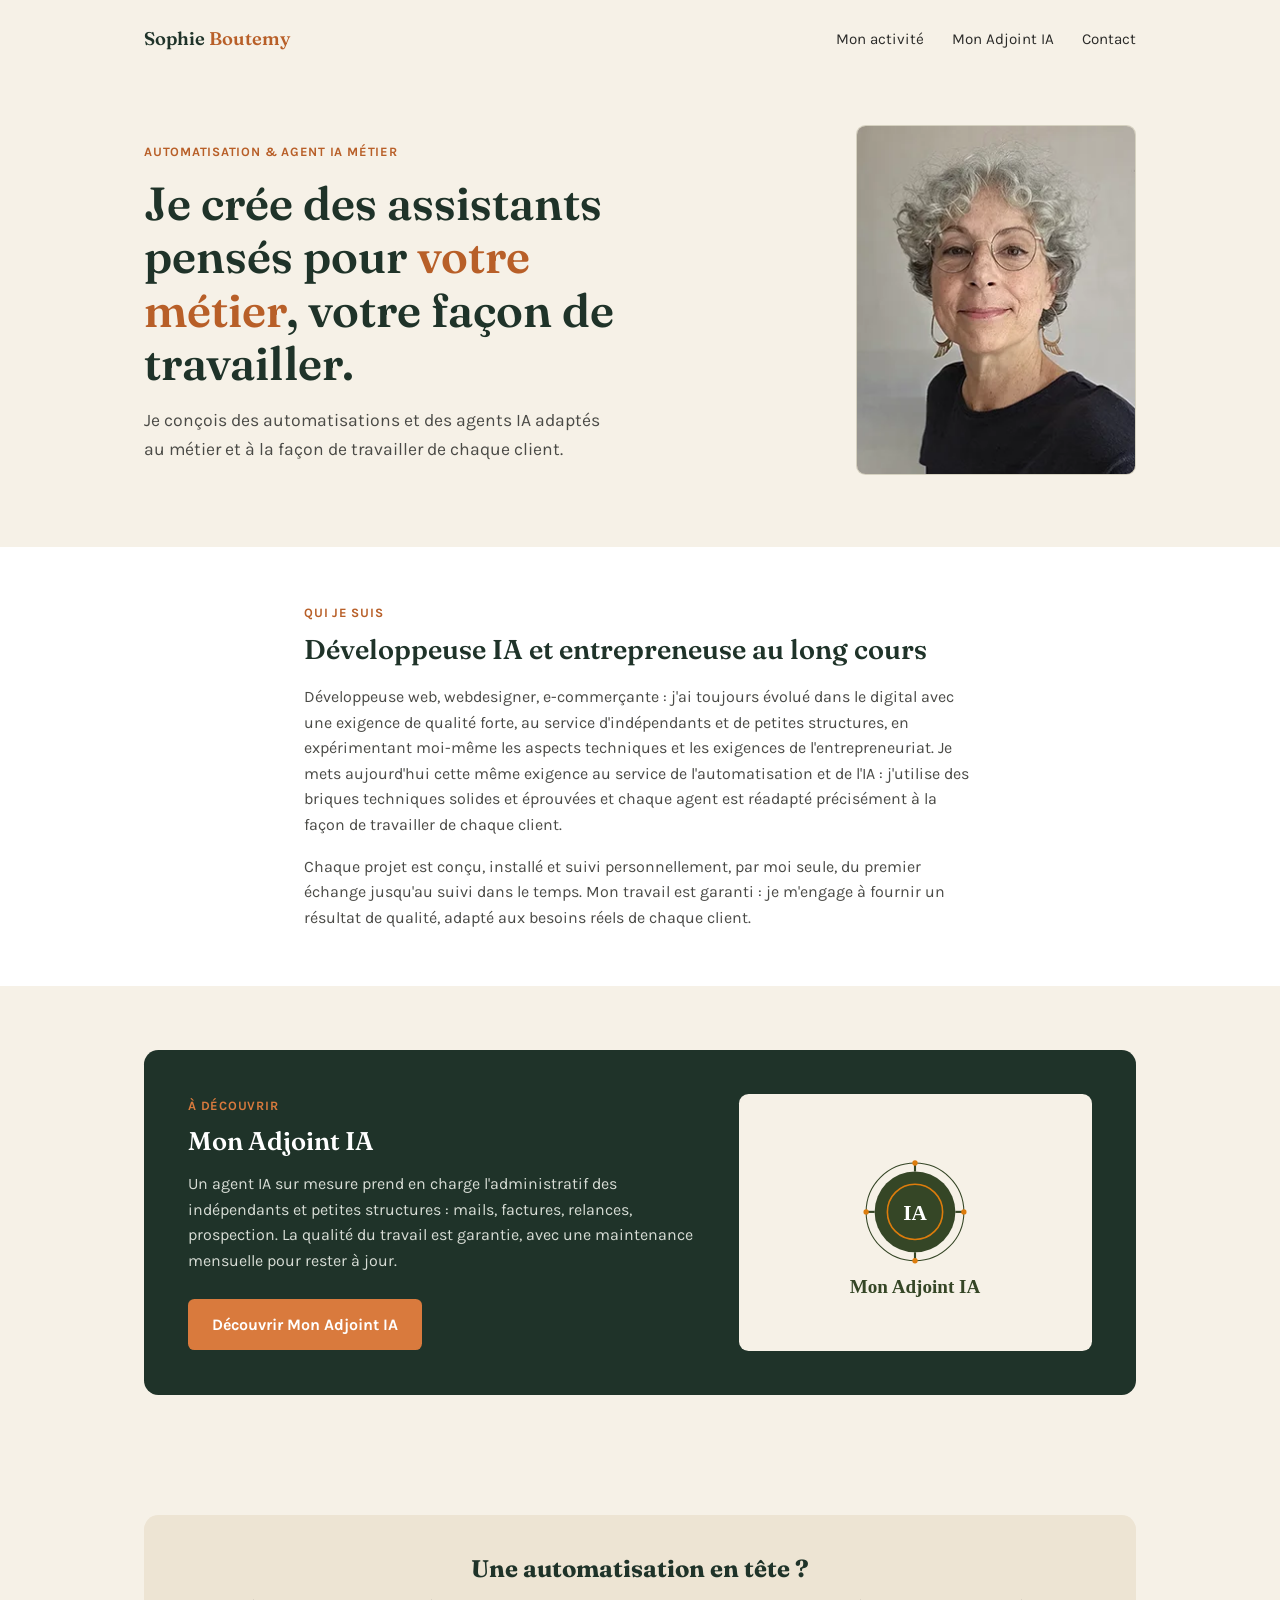
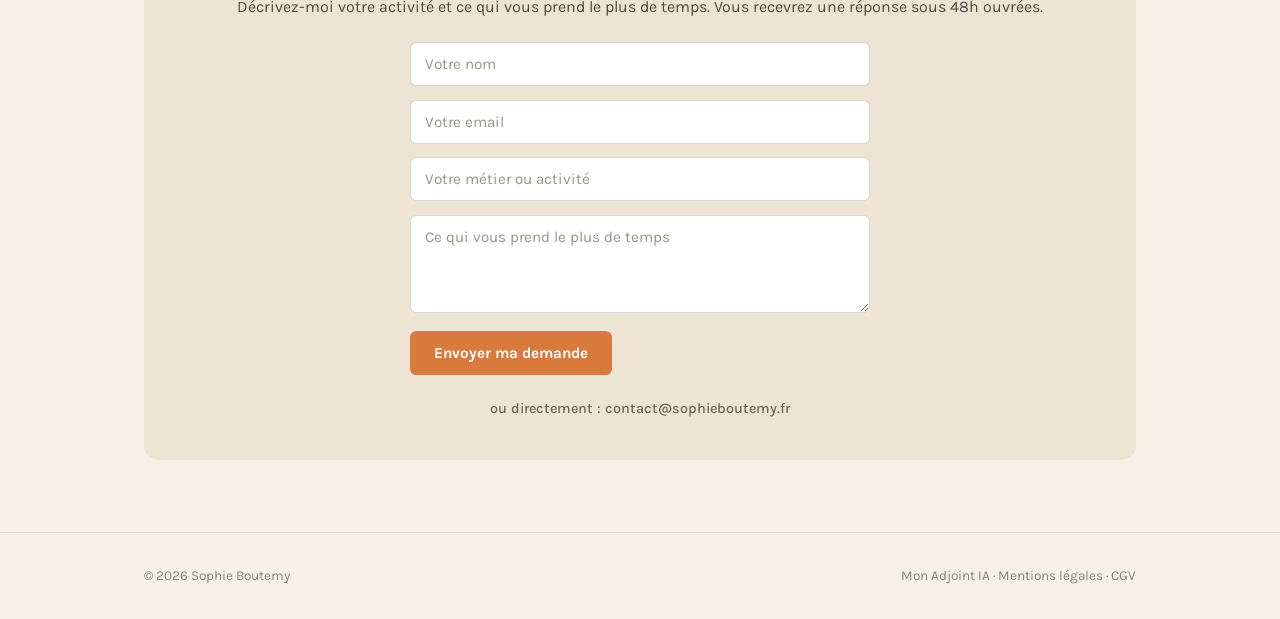
<file: index.html>
<!DOCTYPE html>
<html lang="fr">
<head>
<meta charset="UTF-8">
<meta name="viewport" content="width=device-width, initial-scale=1.0">
<title>Sophie Boutemy — Développeuse IA et entrepreneuse</title>
<meta name="description" content="Sophie Boutemy crée des automatisations et des agents métiers sur mesure pour indépendants et petites structures. Découvrez Mon Adjoint IA, sa réalisation phare.">
<link rel="preconnect" href="https://fonts.googleapis.com">
<link rel="preconnect" href="https://fonts.gstatic.com" crossorigin>
<link href="https://fonts.googleapis.com/css2?family=Fraunces:opsz,wght@9..144,500;9..144,600;9..144,700&family=Karla:wght@400;500;700&display=swap" rel="stylesheet">
<link rel="stylesheet" href="css/style.css?v=5">
</head>
<body>

<header class="site">
  <div class="wrap">
    <div class="brand">Sophie <span>Boutemy</span></div>
    <nav>
      <a href="#activite">Mon activité</a>
      <a href="#mon-adjoint-ia">Mon Adjoint IA</a>
      <a href="#contact">Contact</a>
    </nav>
  </div>
</header>

<section class="hero">
  <div class="wrap">
    <div>
      <span class="hero-eyebrow">Automatisation &amp; agent IA métier</span>
      <h1>Je crée des assistants pensés pour <span style="color: var(--color-orange-deep);">votre métier</span>, votre façon de travailler.</h1>
      <p class="lead">Je conçois des automatisations et des agents IA adaptés au métier et à la façon de travailler de chaque client.</p>
    </div>
    <div class="hero-photo-frame">
      <img src="assets/img/sophieboutemy.webp" alt="Portrait de Sophie Boutemy">
    </div>
  </div>
</section>

<section class="activity" id="activite">
  <div class="wrap">
    <span class="eyebrow">Qui je suis</span>
    <h2>Développeuse IA et entrepreneuse au long cours</h2>
    <p>Développeuse web, webdesigner, e-commerçante : j'ai toujours évolué dans le digital avec une exigence de qualité forte, au service d'indépendants et de petites structures, en expérimentant moi-même les aspects techniques et les exigences de l'entrepreneuriat. Je mets aujourd'hui cette même exigence au service de l'automatisation et de l'IA : j'utilise des briques techniques solides et éprouvées et chaque agent est réadapté précisément à la façon de travailler de chaque client.</p>
    <p>Chaque projet est conçu, installé et suivi personnellement, par moi seule, du premier échange jusqu'au suivi dans le temps. Mon travail est garanti : je m'engage à fournir un résultat de qualité, adapté aux besoins réels de chaque client.</p>
  </div>
</section>

<section class="featured" id="mon-adjoint-ia">
  <div class="wrap">
    <div class="featured-card">
      <div>
        <span class="eyebrow">À découvrir</span>
        <h3>Mon Adjoint IA</h3>
        <p>Un agent IA sur mesure prend en charge l'administratif des indépendants et petites structures : mails, factures, relances, prospection. La qualité du travail est garantie, avec une maintenance mensuelle pour rester à jour.</p>
        <a class="btn-orange" href="https://mon-adjoint-ia.fr">Découvrir Mon Adjoint IA</a>
      </div>
      <div class="featured-visual logo-display">
        <svg width="170" height="225" viewBox="-80 -80 160 180" xmlns="http://www.w3.org/2000/svg" role="img" aria-label="Logo Mon Adjoint IA">
          <circle cx="0" cy="0" r="46" fill="none" stroke="#354626" stroke-width="1"/>
          <circle cx="0" cy="0" r="38" fill="#354626"/>
          <line x1="-46" y1="0" x2="-38" y2="0" stroke="#354626" stroke-width="2"/>
          <line x1="38" y1="0" x2="46" y2="0" stroke="#354626" stroke-width="2"/>
          <line x1="0" y1="-46" x2="0" y2="-38" stroke="#354626" stroke-width="2"/>
          <line x1="0" y1="38" x2="0" y2="46" stroke="#354626" stroke-width="2"/>
          <circle cx="-46" cy="0" r="2.5" fill="#DD7C0C"/>
          <circle cx="46" cy="0" r="2.5" fill="#DD7C0C"/>
          <circle cx="0" cy="-46" r="2.5" fill="#DD7C0C"/>
          <circle cx="0" cy="46" r="2.5" fill="#DD7C0C"/>
          <circle cx="0" cy="0" r="26" fill="none" stroke="#DD7C0C" stroke-width="1.5"/>
          <text x="0" y="8" font-family="Georgia, serif" font-size="20" font-weight="700" fill="#FFFFFF" text-anchor="middle">IA</text>
          <text x="0" y="76" font-family="Georgia, serif" font-size="18" font-weight="700" fill="#354626" text-anchor="middle">Mon Adjoint IA</text>
        </svg>
      </div>
    </div>
  </div>
</section>

<section class="contact-block" id="contact">
  <div class="wrap">
    <div class="contact-card">
      <h2>Une automatisation en tête ?</h2>
      <p>Décrivez-moi votre activité et ce qui vous prend le plus de temps. Vous recevrez une réponse sous 48h ouvrées.</p>
      <form class="contact-form" action="#" method="post">
        <input type="text" name="nom" placeholder="Votre nom" required>
        <input type="email" name="email" placeholder="Votre email" required>
        <input type="text" name="activite" placeholder="Votre métier ou activité">
        <textarea name="message" placeholder="Ce qui vous prend le plus de temps" rows="4"></textarea>
        <button type="submit" class="btn-orange">Envoyer ma demande</button>
      </form>
      <span class="email">ou directement : contact@sophieboutemy.fr</span>
    </div>
  </div>
</section>

<footer class="site">
  <div class="wrap">
    <span>© 2026 Sophie Boutemy</span>
    <span>
      <a href="https://mon-adjoint-ia.fr">Mon Adjoint IA</a> ·
      <a href="mentions-legales.html">Mentions légales</a> ·
      <a href="cgv.html">CGV</a>
    </span>
  </div>
</footer>

</body>
</html>
</file>
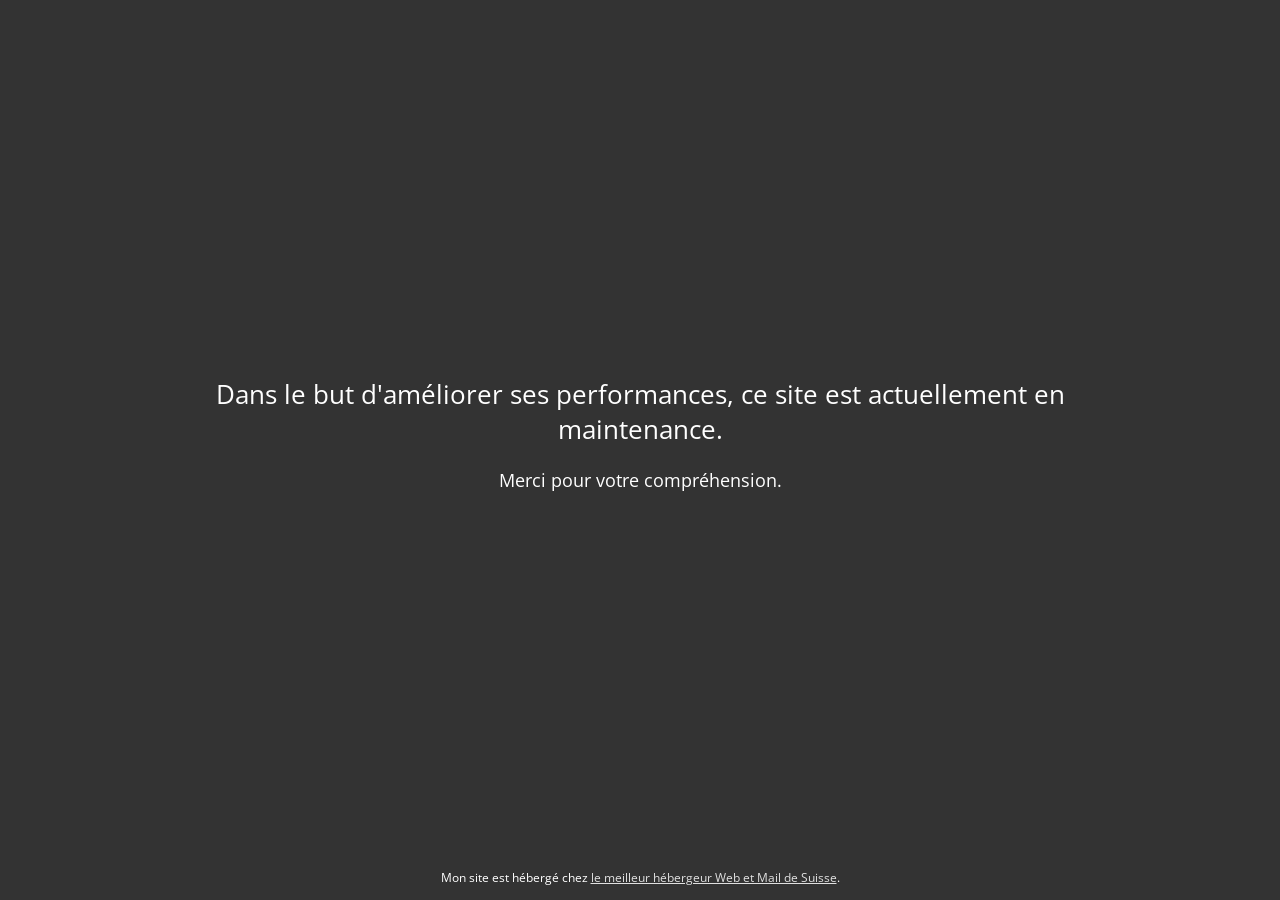
<file: .infomaniak-maintenance.html>
<!DOCTYPE html>
<html lang="fr">
<head>
<meta charset="UTF-8">
<title>Site en maintenance</title>
<meta name="description" content="">
<meta name="generator" content="hosting-page-builder">
<meta name="viewport" content="width=device-width, initial-scale=1">
<meta name="og:url" content="http://xu1i5pcdsxw.preview.infomaniak.website/.infomaniak-maintenance.html">
<meta name="og:locale" content="fr">
<meta name="og:type" content="website">
<meta name="og:title" content="Site en maintenance">
<meta name="og:description" content="">
<meta name="og:updated_time" content="1781754334">
<link rel="stylesheet" href="https://assets.storage.infomaniak.com/fonts/font-awesome/4.3.0/css/font-awesome.min.css">
<link rel="stylesheet" href="https://fonts.googleapis.com/css?family=Open Sans">
<style>
html,body{height:100%;padding:0;margin:0}.page{position:relative;display:table;table-layout:fixed;width:100%;height:100%;line-height:normal;text-align:center;font-family:Open Sans, sans-serif;font-size:1.1em;color:#fff;background-color:#f0f0f0;background-size:cover;background-position:50% 50%;background-repeat:no-repeat;background-attachment:fixed}h1,h2,h3,h4,h5{line-height:1.3;font-weight:normal}.bg-position-top{background-position:50% 0}.bg-position-middle{background-position:50% 50%}.bg-position-bottom{background-position:50% 100%}.page:before{content:"";position:absolute;top:0;left:0;bottom:0;right:0;filter:alpha(opacity=40);-ms-filter:"progid:DXImageTransform.Microsoft.Alpha(Opacity=40)";opacity:0.4}img{max-width:100%;width:auto\9;height:auto}a,a:link{color:inherit;filter:alpha(opacity=85);-ms-filter:"progid:DXImageTransform.Microsoft.Alpha(Opacity=85)";opacity:0.85}a:hover,a:focus,a:active{filter:alpha(opacity=100);-ms-filter:"progid:DXImageTransform.Microsoft.Alpha(Opacity=100)";opacity:1;-webkit-transition:all .3s ease-in-out;transition:all .3s ease-in-out}ul,ol{display:inline-block;text-align:left;max-width:50%}.container{position:relative;display:table-cell;width:100%;vertical-align:middle;padding:1em 2em;z-index:1}.content{max-width:900px;margin:0 auto}.social-links:empty{outline:1px solid yellow}.social-links{padding:1em 0;vertical-align:middle}.social-links a{padding:0 0.3em;line-height:normal}.hosting-info{position:absolute;display:block;bottom:0;left:0;right:0;padding:1em;font-size:0.8em}.hosting-info p{margin:0;padding:0;font-size:12px}.overlay-dark{background-color:#333}.overlay-dark:before{background-color:#333}.overlay-bright{background-color:white}.overlay-bright:before{background-color:white;filter:alpha(opacity=70);-ms-filter:"progid:DXImageTransform.Microsoft.Alpha(Opacity=70)";opacity:0.7}@media screen{.page[class]{background-image:url("https://assets.storage.infomaniak.website/images/background/et/15-medium.jpg")}}body.debug:after{content:"default";position:fixed;left:0;bottom:0;background-color:white;color:black;padding:0.5em;font-size:10px;text-transform:uppercase}@media screen and (max-width: 640px){body.debug:after{content:"small"}h1{font-size:2em}ul,ol{max-width:none}.page{min-width:300px}.page .container{padding:3em}.page,.page[class]{background-image:url("https://assets.storage.infomaniak.website/images/background/et/15-small.jpg")}}@media screen and (min-width: 641px) and (max-width: 1199px),(min-height:500px) and (max-height: 1199px){body.debug:after{content:"medium"}.page,.page[class]{background-image:url("https://assets.storage.infomaniak.website/images/background/et/15-medium.jpg")}}@media screen and (min-width: 1200px){body.debug:after{content:"large"}.page,.page[class]{background-image:url("https://assets.storage.infomaniak.website/images/background/et/15-large.jpg")}}.page .fallback-bg{display:none}.ie8 .page .fallback-bg{display:block;position:absolute;top:0;left:0;right:0;bottom:0;width:100%;height:100%;max-width:inherit;z-index:0}
</style>
</head>
<body>
<div id="page" class="page  overlay-dark bg-position-middle">
<div class="container">
<div class="content"><h2>Dans le but d'améliorer ses performances, ce site est actuellement en maintenance.</h2><p>Merci pour votre compréhension.</p></div>
<div class="social-links">
</div>
<div class="hosting-info">
<p>Mon site est hébergé chez <a href="https://www.infomaniak.com/fr/hebergement" target="_blank">le meilleur hébergeur Web et Mail de Suisse</a>.</p>
</div>
</div>
</div>
</body>
</html>
</file>
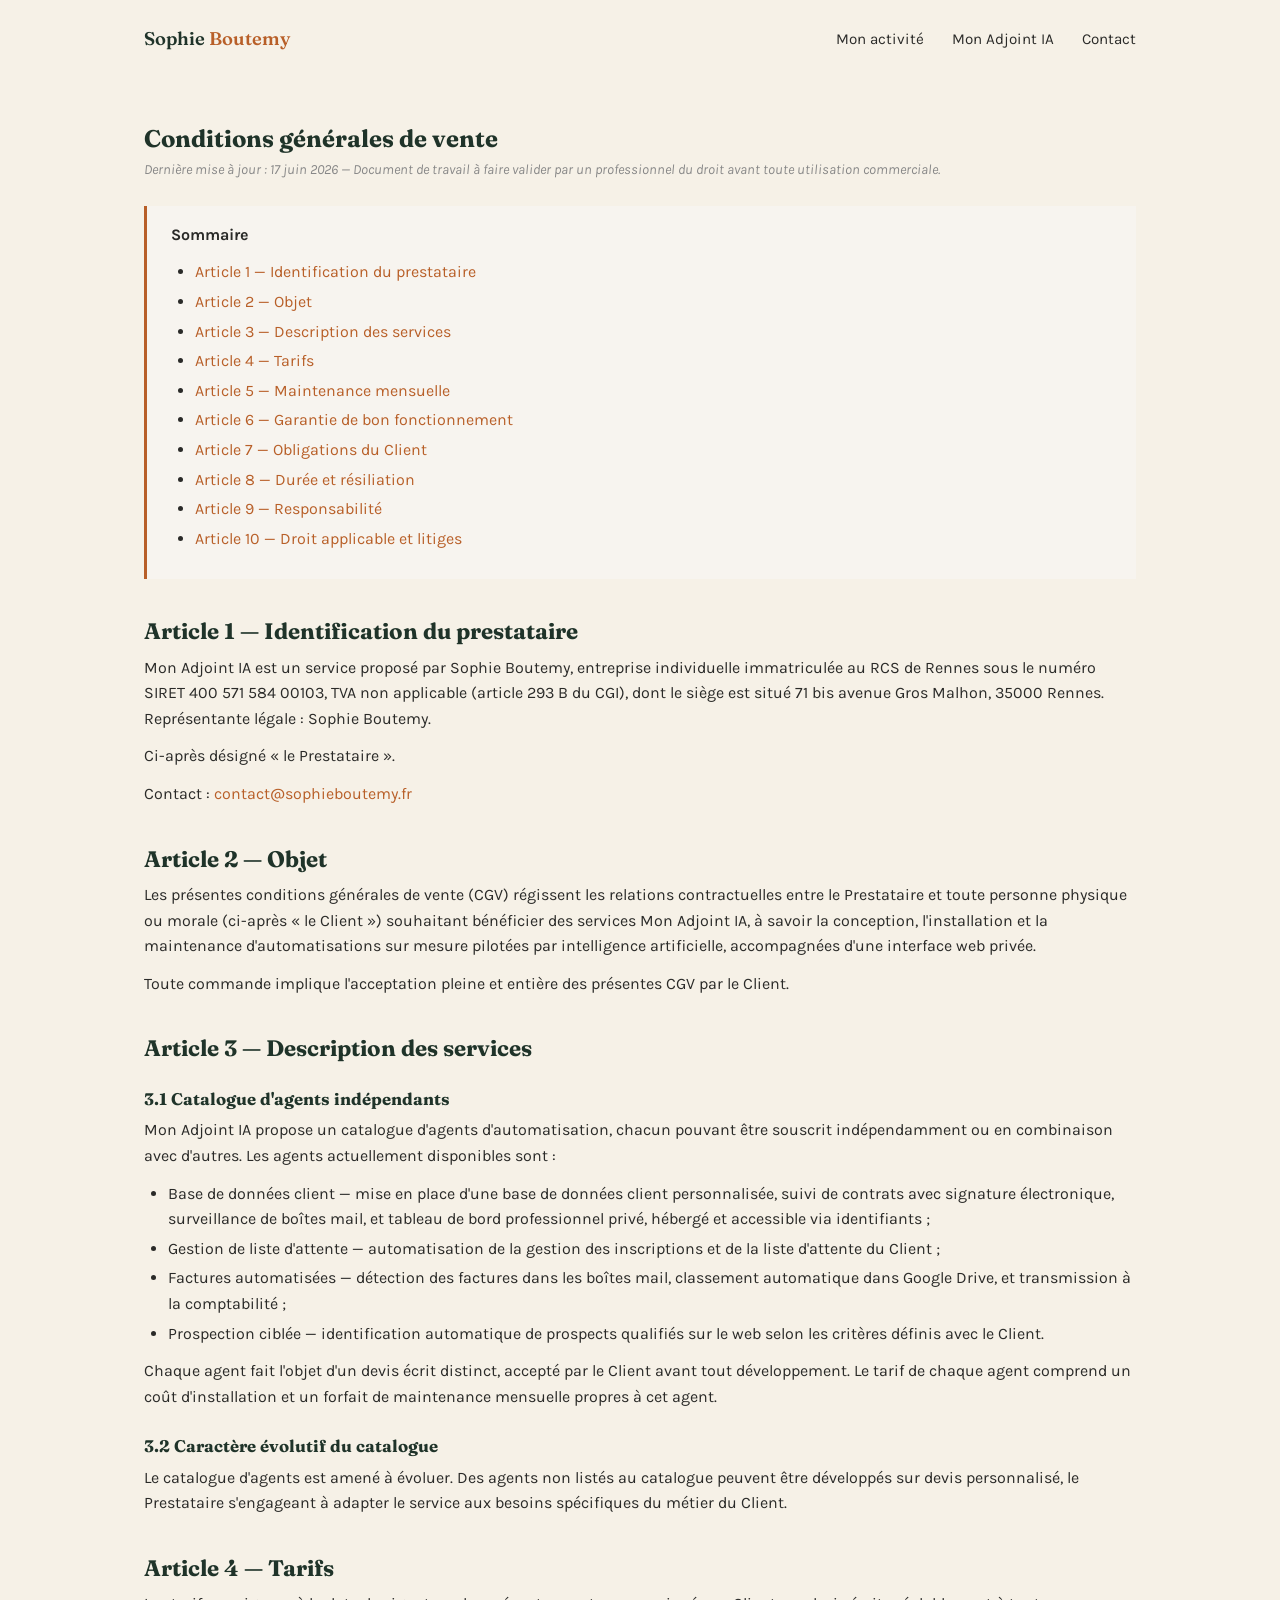
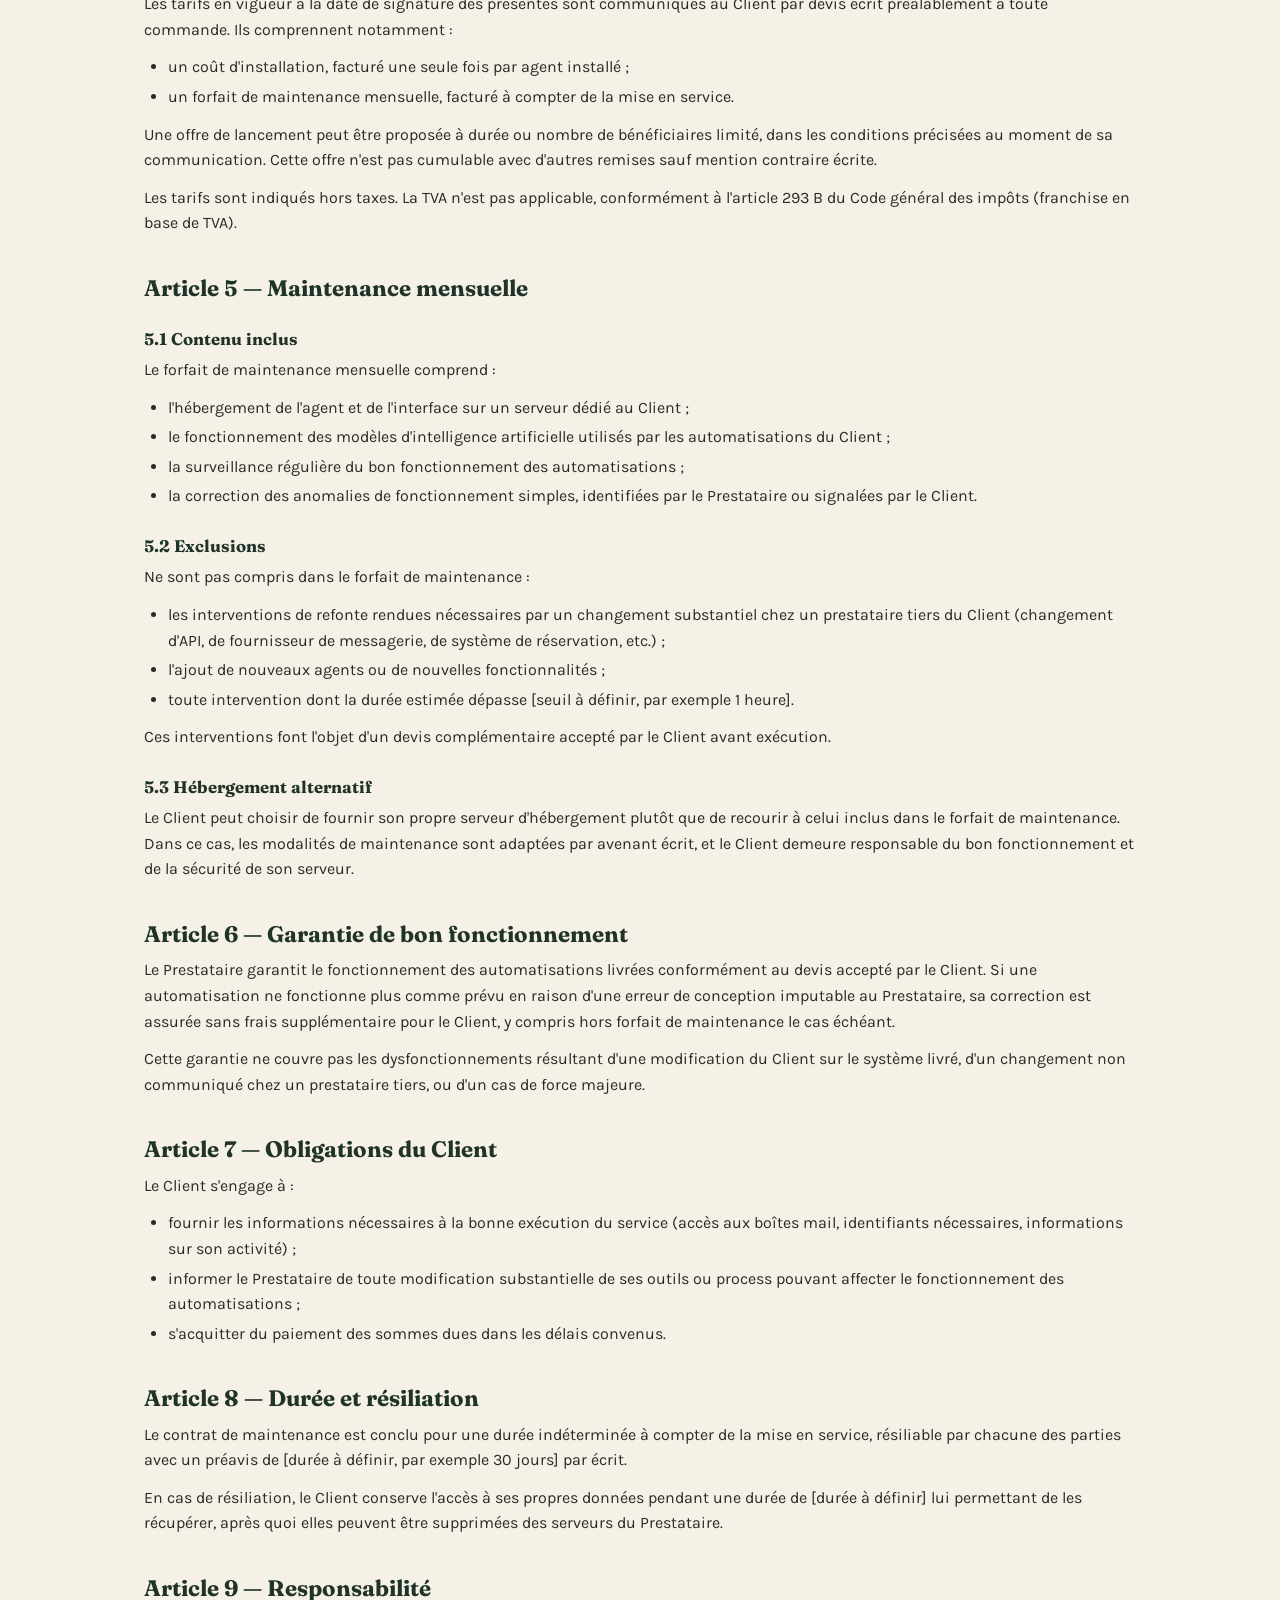
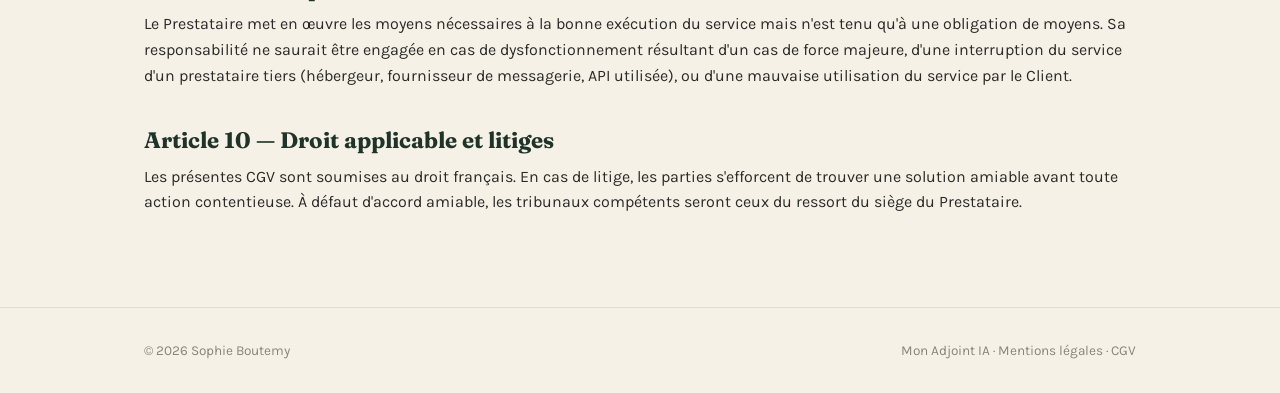
<file: cgv.html>
<!DOCTYPE html>
<html lang="fr">
<head>
<meta charset="UTF-8">
<meta name="viewport" content="width=device-width, initial-scale=1.0">
<title>Conditions générales de vente — Sophie Boutemy</title>
<meta name="description" content="Conditions générales de vente du service Mon Adjoint IA, proposé par Sophie Boutemy.">
<link rel="preconnect" href="https://fonts.googleapis.com">
<link rel="preconnect" href="https://fonts.gstatic.com" crossorigin>
<link href="https://fonts.googleapis.com/css2?family=Fraunces:opsz,wght@9..144,500;9..144,600;9..144,700&family=Karla:wght@400;500;700&display=swap" rel="stylesheet">
<link rel="stylesheet" href="css/style.css?v=5">
<style>
.legal-content { padding: 3rem 0 5rem; }
.legal-content h1 { margin-bottom: 0.4rem; }
.legal-notice { font-style: italic; color: #888; font-size: 0.875rem; margin-bottom: 2rem; }
.legal-toc { background: #f7f4ef; border-left: 3px solid var(--color-orange-deep); padding: 1rem 1.5rem; margin: 1.5rem 0 2.5rem; }
.legal-toc p { margin-bottom: 0.3rem; font-weight: 700; }
.legal-toc ul { margin: 0.25rem 0 0 1.25rem; }
.legal-toc li { margin-bottom: 0.2rem; }
.legal-content h2 { margin-top: 2.5rem; margin-bottom: 0.6rem; font-size: 1.4rem; }
.legal-content h3 { margin-top: 1.75rem; margin-bottom: 0.5rem; font-size: 1.05rem; }
.legal-content p { margin-bottom: 0.75rem; }
.legal-content ul { margin: 0.25rem 0 0.75rem 1.5rem; }
.legal-content li { margin-bottom: 0.25rem; }
</style>
</head>
<body>

<header class="site">
  <div class="wrap">
    <div class="brand">Sophie <span>Boutemy</span></div>
    <nav>
      <a href="index.html#activite">Mon activité</a>
      <a href="index.html#mon-adjoint-ia">Mon Adjoint IA</a>
      <a href="index.html#contact">Contact</a>
    </nav>
  </div>
</header>

<section class="legal-content">
  <div class="wrap">

    <h1>Conditions générales de vente</h1>
    <p class="legal-notice">Dernière mise à jour : 17 juin 2026 — Document de travail à faire valider par un professionnel du droit avant toute utilisation commerciale.</p>

    <div class="legal-toc">
      <p>Sommaire</p>
      <ul>
        <li><a href="#art1">Article 1 — Identification du prestataire</a></li>
        <li><a href="#art2">Article 2 — Objet</a></li>
        <li><a href="#art3">Article 3 — Description des services</a></li>
        <li><a href="#art4">Article 4 — Tarifs</a></li>
        <li><a href="#art5">Article 5 — Maintenance mensuelle</a></li>
        <li><a href="#art6">Article 6 — Garantie de bon fonctionnement</a></li>
        <li><a href="#art7">Article 7 — Obligations du Client</a></li>
        <li><a href="#art8">Article 8 — Durée et résiliation</a></li>
        <li><a href="#art9">Article 9 — Responsabilité</a></li>
        <li><a href="#art10">Article 10 — Droit applicable et litiges</a></li>
      </ul>
    </div>

    <h2 id="art1">Article 1 — Identification du prestataire</h2>
    <p>Mon Adjoint IA est un service proposé par Sophie Boutemy, entreprise individuelle immatriculée au RCS de Rennes sous le numéro SIRET 400 571 584 00103, TVA non applicable (article 293 B du CGI), dont le siège est situé 71 bis avenue Gros Malhon, 35000 Rennes. Représentante légale : Sophie Boutemy.</p>
    <p>Ci-après désigné « le Prestataire ».</p>
    <p>Contact : <a href="mailto:contact@sophieboutemy.fr">contact@sophieboutemy.fr</a></p>

    <h2 id="art2">Article 2 — Objet</h2>
    <p>Les présentes conditions générales de vente (CGV) régissent les relations contractuelles entre le Prestataire et toute personne physique ou morale (ci-après « le Client ») souhaitant bénéficier des services Mon Adjoint IA, à savoir la conception, l'installation et la maintenance d'automatisations sur mesure pilotées par intelligence artificielle, accompagnées d'une interface web privée.</p>
    <p>Toute commande implique l'acceptation pleine et entière des présentes CGV par le Client.</p>

    <h2 id="art3">Article 3 — Description des services</h2>

    <h3>3.1 Catalogue d'agents indépendants</h3>
    <p>Mon Adjoint IA propose un catalogue d'agents d'automatisation, chacun pouvant être souscrit indépendamment ou en combinaison avec d'autres. Les agents actuellement disponibles sont :</p>
    <ul>
      <li>Base de données client — mise en place d'une base de données client personnalisée, suivi de contrats avec signature électronique, surveillance de boîtes mail, et tableau de bord professionnel privé, hébergé et accessible via identifiants ;</li>
      <li>Gestion de liste d'attente — automatisation de la gestion des inscriptions et de la liste d'attente du Client ;</li>
      <li>Factures automatisées — détection des factures dans les boîtes mail, classement automatique dans Google Drive, et transmission à la comptabilité ;</li>
      <li>Prospection ciblée — identification automatique de prospects qualifiés sur le web selon les critères définis avec le Client.</li>
    </ul>
    <p>Chaque agent fait l'objet d'un devis écrit distinct, accepté par le Client avant tout développement. Le tarif de chaque agent comprend un coût d'installation et un forfait de maintenance mensuelle propres à cet agent.</p>

    <h3>3.2 Caractère évolutif du catalogue</h3>
    <p>Le catalogue d'agents est amené à évoluer. Des agents non listés au catalogue peuvent être développés sur devis personnalisé, le Prestataire s'engageant à adapter le service aux besoins spécifiques du métier du Client.</p>

    <h2 id="art4">Article 4 — Tarifs</h2>
    <p>Les tarifs en vigueur à la date de signature des présentes sont communiqués au Client par devis écrit préalablement à toute commande. Ils comprennent notamment :</p>
    <ul>
      <li>un coût d'installation, facturé une seule fois par agent installé ;</li>
      <li>un forfait de maintenance mensuelle, facturé à compter de la mise en service.</li>
    </ul>
    <p>Une offre de lancement peut être proposée à durée ou nombre de bénéficiaires limité, dans les conditions précisées au moment de sa communication. Cette offre n'est pas cumulable avec d'autres remises sauf mention contraire écrite.</p>
    <p>Les tarifs sont indiqués hors taxes. La TVA n'est pas applicable, conformément à l'article 293 B du Code général des impôts (franchise en base de TVA).</p>

    <h2 id="art5">Article 5 — Maintenance mensuelle</h2>

    <h3>5.1 Contenu inclus</h3>
    <p>Le forfait de maintenance mensuelle comprend :</p>
    <ul>
      <li>l'hébergement de l'agent et de l'interface sur un serveur dédié au Client ;</li>
      <li>le fonctionnement des modèles d'intelligence artificielle utilisés par les automatisations du Client ;</li>
      <li>la surveillance régulière du bon fonctionnement des automatisations ;</li>
      <li>la correction des anomalies de fonctionnement simples, identifiées par le Prestataire ou signalées par le Client.</li>
    </ul>

    <h3>5.2 Exclusions</h3>
    <p>Ne sont pas compris dans le forfait de maintenance :</p>
    <ul>
      <li>les interventions de refonte rendues nécessaires par un changement substantiel chez un prestataire tiers du Client (changement d'API, de fournisseur de messagerie, de système de réservation, etc.) ;</li>
      <li>l'ajout de nouveaux agents ou de nouvelles fonctionnalités ;</li>
      <li>toute intervention dont la durée estimée dépasse [seuil à définir, par exemple 1 heure].</li>
    </ul>
    <p>Ces interventions font l'objet d'un devis complémentaire accepté par le Client avant exécution.</p>

    <h3>5.3 Hébergement alternatif</h3>
    <p>Le Client peut choisir de fournir son propre serveur d'hébergement plutôt que de recourir à celui inclus dans le forfait de maintenance. Dans ce cas, les modalités de maintenance sont adaptées par avenant écrit, et le Client demeure responsable du bon fonctionnement et de la sécurité de son serveur.</p>

    <h2 id="art6">Article 6 — Garantie de bon fonctionnement</h2>
    <p>Le Prestataire garantit le fonctionnement des automatisations livrées conformément au devis accepté par le Client. Si une automatisation ne fonctionne plus comme prévu en raison d'une erreur de conception imputable au Prestataire, sa correction est assurée sans frais supplémentaire pour le Client, y compris hors forfait de maintenance le cas échéant.</p>
    <p>Cette garantie ne couvre pas les dysfonctionnements résultant d'une modification du Client sur le système livré, d'un changement non communiqué chez un prestataire tiers, ou d'un cas de force majeure.</p>

    <h2 id="art7">Article 7 — Obligations du Client</h2>
    <p>Le Client s'engage à :</p>
    <ul>
      <li>fournir les informations nécessaires à la bonne exécution du service (accès aux boîtes mail, identifiants nécessaires, informations sur son activité) ;</li>
      <li>informer le Prestataire de toute modification substantielle de ses outils ou process pouvant affecter le fonctionnement des automatisations ;</li>
      <li>s'acquitter du paiement des sommes dues dans les délais convenus.</li>
    </ul>

    <h2 id="art8">Article 8 — Durée et résiliation</h2>
    <p>Le contrat de maintenance est conclu pour une durée indéterminée à compter de la mise en service, résiliable par chacune des parties avec un préavis de [durée à définir, par exemple 30 jours] par écrit.</p>
    <p>En cas de résiliation, le Client conserve l'accès à ses propres données pendant une durée de [durée à définir] lui permettant de les récupérer, après quoi elles peuvent être supprimées des serveurs du Prestataire.</p>

    <h2 id="art9">Article 9 — Responsabilité</h2>
    <p>Le Prestataire met en œuvre les moyens nécessaires à la bonne exécution du service mais n'est tenu qu'à une obligation de moyens. Sa responsabilité ne saurait être engagée en cas de dysfonctionnement résultant d'un cas de force majeure, d'une interruption du service d'un prestataire tiers (hébergeur, fournisseur de messagerie, API utilisée), ou d'une mauvaise utilisation du service par le Client.</p>

    <h2 id="art10">Article 10 — Droit applicable et litiges</h2>
    <p>Les présentes CGV sont soumises au droit français. En cas de litige, les parties s'efforcent de trouver une solution amiable avant toute action contentieuse. À défaut d'accord amiable, les tribunaux compétents seront ceux du ressort du siège du Prestataire.</p>

  </div>
</section>

<footer class="site">
  <div class="wrap">
    <span>© 2026 Sophie Boutemy</span>
    <span>
      <a href="https://mon-adjoint-ia.fr">Mon Adjoint IA</a> ·
      <a href="mentions-legales.html">Mentions légales</a> ·
      <a href="cgv.html">CGV</a>
    </span>
  </div>
</footer>

</body>
</html>
</file>
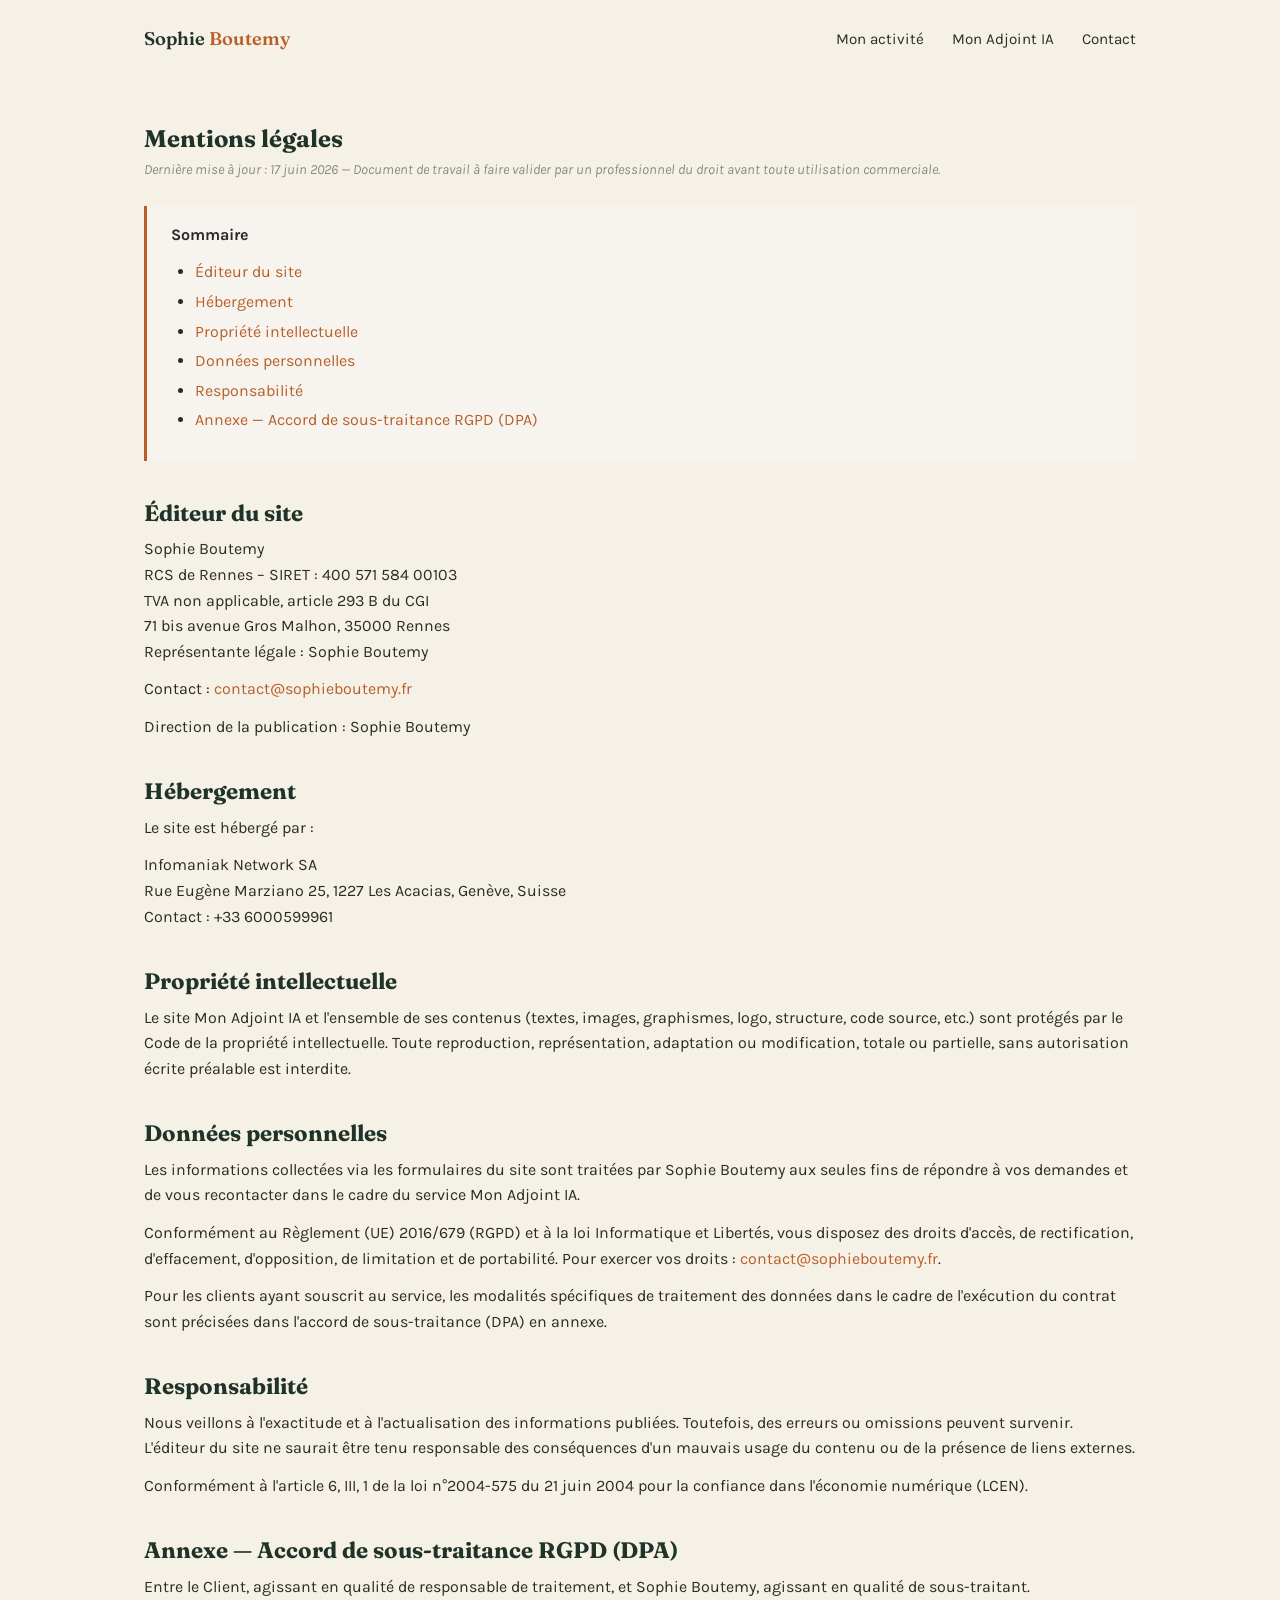
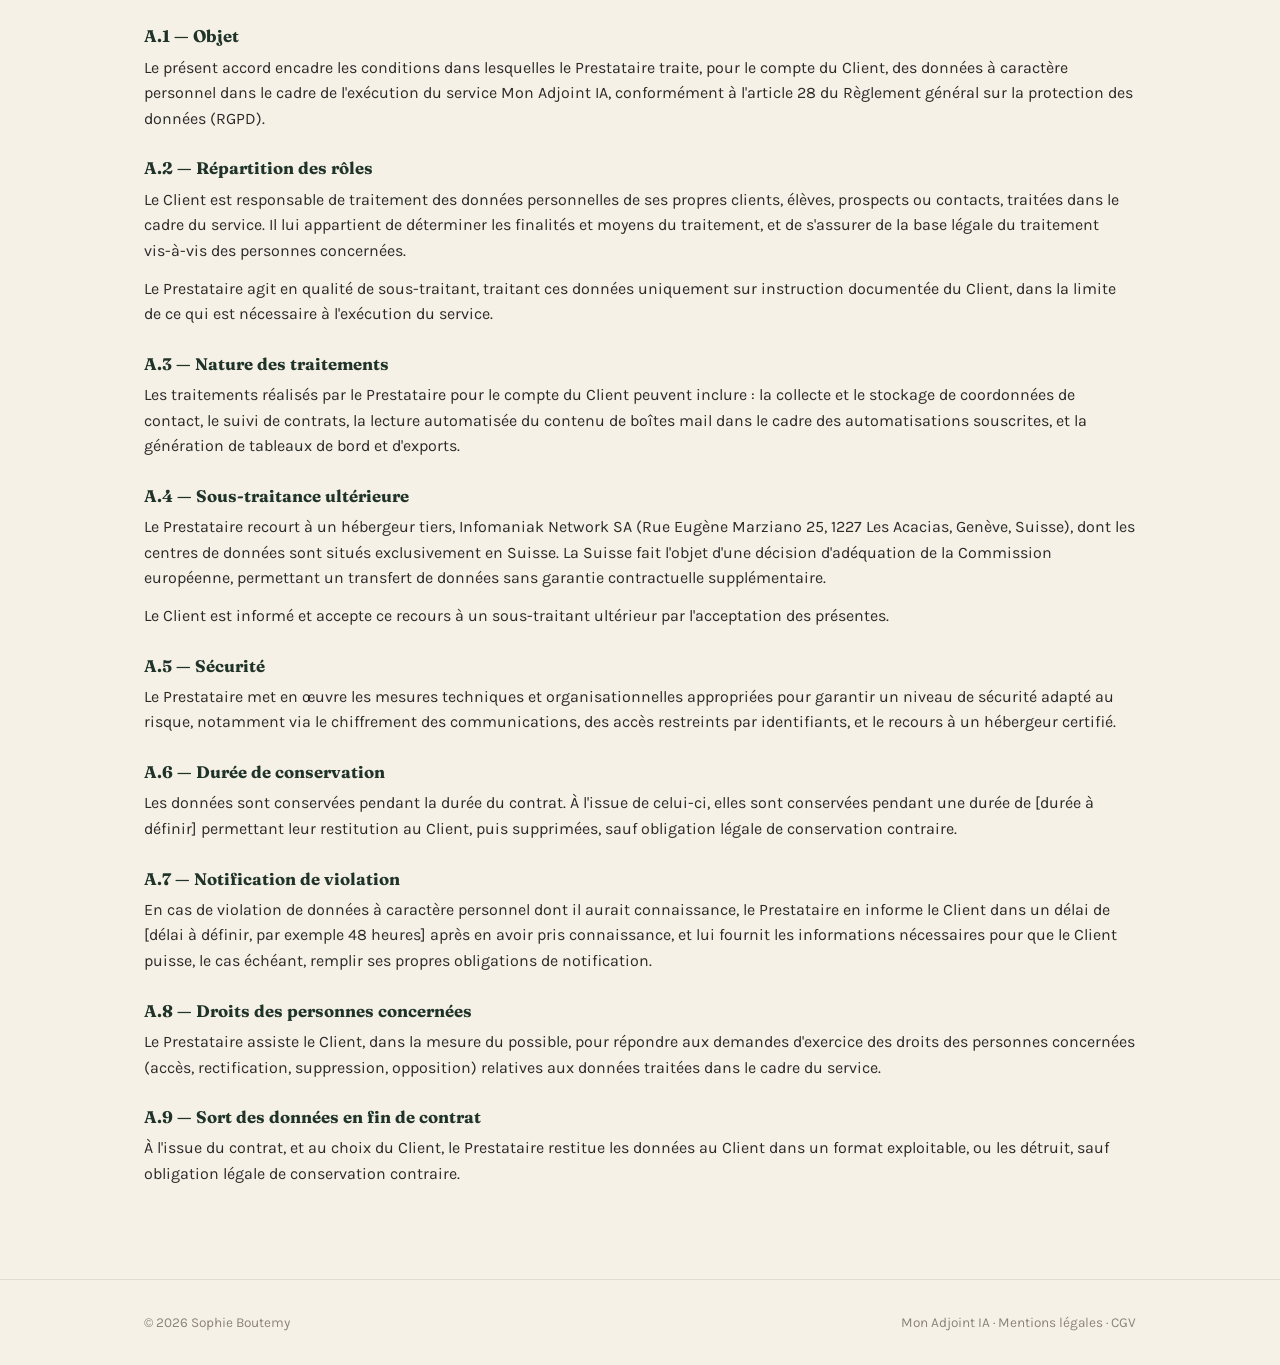
<file: mentions-legales.html>
<!DOCTYPE html>
<html lang="fr">
<head>
<meta charset="UTF-8">
<meta name="viewport" content="width=device-width, initial-scale=1.0">
<title>Mentions légales — Sophie Boutemy</title>
<meta name="description" content="Mentions légales et accord de sous-traitance RGPD du site sophieboutemy.fr et du service Mon Adjoint IA.">
<link rel="preconnect" href="https://fonts.googleapis.com">
<link rel="preconnect" href="https://fonts.gstatic.com" crossorigin>
<link href="https://fonts.googleapis.com/css2?family=Fraunces:opsz,wght@9..144,500;9..144,600;9..144,700&family=Karla:wght@400;500;700&display=swap" rel="stylesheet">
<link rel="stylesheet" href="css/style.css?v=5">
<style>
.legal-content { padding: 3rem 0 5rem; }
.legal-content h1 { margin-bottom: 0.4rem; }
.legal-notice { font-style: italic; color: #888; font-size: 0.875rem; margin-bottom: 2rem; }
.legal-toc { background: #f7f4ef; border-left: 3px solid var(--color-orange-deep); padding: 1rem 1.5rem; margin: 1.5rem 0 2.5rem; }
.legal-toc p { margin-bottom: 0.3rem; font-weight: 700; }
.legal-toc ul { margin: 0.25rem 0 0 1.25rem; }
.legal-toc li { margin-bottom: 0.2rem; }
.legal-content h2 { margin-top: 2.5rem; margin-bottom: 0.6rem; font-size: 1.4rem; }
.legal-content h3 { margin-top: 1.75rem; margin-bottom: 0.5rem; font-size: 1.05rem; }
.legal-content p { margin-bottom: 0.75rem; }
.legal-content ul { margin: 0.25rem 0 0.75rem 1.5rem; }
.legal-content li { margin-bottom: 0.25rem; }
</style>
</head>
<body>

<header class="site">
  <div class="wrap">
    <div class="brand">Sophie <span>Boutemy</span></div>
    <nav>
      <a href="index.html#activite">Mon activité</a>
      <a href="index.html#mon-adjoint-ia">Mon Adjoint IA</a>
      <a href="index.html#contact">Contact</a>
    </nav>
  </div>
</header>

<section class="legal-content">
  <div class="wrap">

    <h1>Mentions légales</h1>
    <p class="legal-notice">Dernière mise à jour : 17 juin 2026 — Document de travail à faire valider par un professionnel du droit avant toute utilisation commerciale.</p>

    <div class="legal-toc">
      <p>Sommaire</p>
      <ul>
        <li><a href="#editeur">Éditeur du site</a></li>
        <li><a href="#hebergement">Hébergement</a></li>
        <li><a href="#propriete">Propriété intellectuelle</a></li>
        <li><a href="#donnees">Données personnelles</a></li>
        <li><a href="#responsabilite">Responsabilité</a></li>
        <li><a href="#dpa">Annexe — Accord de sous-traitance RGPD (DPA)</a></li>
      </ul>
    </div>

    <h2 id="editeur">Éditeur du site</h2>
    <p>Sophie Boutemy<br>
    RCS de Rennes – SIRET : 400 571 584 00103<br>
    TVA non applicable, article 293 B du CGI<br>
    71 bis avenue Gros Malhon, 35000 Rennes<br>
    Représentante légale : Sophie Boutemy</p>
    <p>Contact : <a href="mailto:contact@sophieboutemy.fr">contact@sophieboutemy.fr</a></p>
    <p>Direction de la publication : Sophie Boutemy</p>

    <h2 id="hebergement">Hébergement</h2>
    <p>Le site est hébergé par :</p>
    <p>Infomaniak Network SA<br>
    Rue Eugène Marziano 25, 1227 Les Acacias, Genève, Suisse<br>
    Contact : +33 6000599961</p>

    <h2 id="propriete">Propriété intellectuelle</h2>
    <p>Le site Mon Adjoint IA et l'ensemble de ses contenus (textes, images, graphismes, logo, structure, code source, etc.) sont protégés par le Code de la propriété intellectuelle. Toute reproduction, représentation, adaptation ou modification, totale ou partielle, sans autorisation écrite préalable est interdite.</p>

    <h2 id="donnees">Données personnelles</h2>
    <p>Les informations collectées via les formulaires du site sont traitées par Sophie Boutemy aux seules fins de répondre à vos demandes et de vous recontacter dans le cadre du service Mon Adjoint IA.</p>
    <p>Conformément au Règlement (UE) 2016/679 (RGPD) et à la loi Informatique et Libertés, vous disposez des droits d'accès, de rectification, d'effacement, d'opposition, de limitation et de portabilité. Pour exercer vos droits : <a href="mailto:contact@sophieboutemy.fr">contact@sophieboutemy.fr</a>.</p>
    <p>Pour les clients ayant souscrit au service, les modalités spécifiques de traitement des données dans le cadre de l'exécution du contrat sont précisées dans l'accord de sous-traitance (DPA) en annexe.</p>

    <h2 id="responsabilite">Responsabilité</h2>
    <p>Nous veillons à l'exactitude et à l'actualisation des informations publiées. Toutefois, des erreurs ou omissions peuvent survenir. L'éditeur du site ne saurait être tenu responsable des conséquences d'un mauvais usage du contenu ou de la présence de liens externes.</p>
    <p>Conformément à l'article 6, III, 1 de la loi n°2004-575 du 21 juin 2004 pour la confiance dans l'économie numérique (LCEN).</p>

    <h2 id="dpa">Annexe — Accord de sous-traitance RGPD (DPA)</h2>
    <p>Entre le Client, agissant en qualité de responsable de traitement, et Sophie Boutemy, agissant en qualité de sous-traitant.</p>

    <h3>A.1 — Objet</h3>
    <p>Le présent accord encadre les conditions dans lesquelles le Prestataire traite, pour le compte du Client, des données à caractère personnel dans le cadre de l'exécution du service Mon Adjoint IA, conformément à l'article 28 du Règlement général sur la protection des données (RGPD).</p>

    <h3>A.2 — Répartition des rôles</h3>
    <p>Le Client est responsable de traitement des données personnelles de ses propres clients, élèves, prospects ou contacts, traitées dans le cadre du service. Il lui appartient de déterminer les finalités et moyens du traitement, et de s'assurer de la base légale du traitement vis-à-vis des personnes concernées.</p>
    <p>Le Prestataire agit en qualité de sous-traitant, traitant ces données uniquement sur instruction documentée du Client, dans la limite de ce qui est nécessaire à l'exécution du service.</p>

    <h3>A.3 — Nature des traitements</h3>
    <p>Les traitements réalisés par le Prestataire pour le compte du Client peuvent inclure : la collecte et le stockage de coordonnées de contact, le suivi de contrats, la lecture automatisée du contenu de boîtes mail dans le cadre des automatisations souscrites, et la génération de tableaux de bord et d'exports.</p>

    <h3>A.4 — Sous-traitance ultérieure</h3>
    <p>Le Prestataire recourt à un hébergeur tiers, Infomaniak Network SA (Rue Eugène Marziano 25, 1227 Les Acacias, Genève, Suisse), dont les centres de données sont situés exclusivement en Suisse. La Suisse fait l'objet d'une décision d'adéquation de la Commission européenne, permettant un transfert de données sans garantie contractuelle supplémentaire.</p>
    <p>Le Client est informé et accepte ce recours à un sous-traitant ultérieur par l'acceptation des présentes.</p>

    <h3>A.5 — Sécurité</h3>
    <p>Le Prestataire met en œuvre les mesures techniques et organisationnelles appropriées pour garantir un niveau de sécurité adapté au risque, notamment via le chiffrement des communications, des accès restreints par identifiants, et le recours à un hébergeur certifié.</p>

    <h3>A.6 — Durée de conservation</h3>
    <p>Les données sont conservées pendant la durée du contrat. À l'issue de celui-ci, elles sont conservées pendant une durée de [durée à définir] permettant leur restitution au Client, puis supprimées, sauf obligation légale de conservation contraire.</p>

    <h3>A.7 — Notification de violation</h3>
    <p>En cas de violation de données à caractère personnel dont il aurait connaissance, le Prestataire en informe le Client dans un délai de [délai à définir, par exemple 48 heures] après en avoir pris connaissance, et lui fournit les informations nécessaires pour que le Client puisse, le cas échéant, remplir ses propres obligations de notification.</p>

    <h3>A.8 — Droits des personnes concernées</h3>
    <p>Le Prestataire assiste le Client, dans la mesure du possible, pour répondre aux demandes d'exercice des droits des personnes concernées (accès, rectification, suppression, opposition) relatives aux données traitées dans le cadre du service.</p>

    <h3>A.9 — Sort des données en fin de contrat</h3>
    <p>À l'issue du contrat, et au choix du Client, le Prestataire restitue les données au Client dans un format exploitable, ou les détruit, sauf obligation légale de conservation contraire.</p>

  </div>
</section>

<footer class="site">
  <div class="wrap">
    <span>© 2026 Sophie Boutemy</span>
    <span>
      <a href="https://mon-adjoint-ia.fr">Mon Adjoint IA</a> ·
      <a href="mentions-legales.html">Mentions légales</a> ·
      <a href="cgv.html">CGV</a>
    </span>
  </div>
</footer>

</body>
</html>
</file>
<file: css/style.css>
:root {
  --color-beige-light: #F6F1E7;
  --color-beige: #EDE4D3;
  --color-green: #2F4A3C;
  --color-green-deep: #1F3329;
  --color-orange: #D97A3D;
  --color-orange-deep: #B85F28;
  --color-ink: #2A2A28;
  --color-white: #FFFFFF;
}

* { margin: 0; padding: 0; box-sizing: border-box; }

html { scroll-behavior: smooth; }

body {
  font-family: 'Karla', sans-serif;
  color: var(--color-ink);
  background: var(--color-beige-light);
  line-height: 1.6;
}

h1, h2, h3 {
  font-family: 'Fraunces', serif;
  color: var(--color-green-deep);
  line-height: 1.15;
}

a {
  color: var(--color-orange-deep);
  text-decoration: none;
}
a:hover { text-decoration: underline; }
a:focus-visible,
button:focus-visible {
  outline: 3px solid var(--color-orange);
  outline-offset: 3px;
}

.wrap {
  max-width: 1040px;
  margin: 0 auto;
  padding: 0 1.5rem;
}

/* HEADER */
header.site {
  padding: 1.5rem 0;
}
header.site .wrap {
  display: flex;
  align-items: center;
  justify-content: space-between;
  flex-wrap: wrap;
  gap: 0.75rem;
}
.brand {
  font-family: 'Fraunces', serif;
  font-weight: 600;
  font-size: 1.15rem;
  color: var(--color-green-deep);
}
.brand span { color: var(--color-orange-deep); }
header.site nav a {
  color: var(--color-ink);
  font-size: 0.95rem;
  margin-left: 1.5rem;
}
header.site nav a:first-child { margin-left: 0; }

/* HERO */
.hero {
  padding: 3rem 0 4.5rem;
}
.hero .wrap {
  display: grid;
  grid-template-columns: 1.1fr 0.9fr;
  gap: 3rem;
  align-items: center;
}
.hero-eyebrow {
  display: inline-block;
  font-size: 0.8rem;
  letter-spacing: 0.06em;
  text-transform: uppercase;
  color: var(--color-orange-deep);
  font-weight: 700;
  margin-bottom: 0.9rem;
}
.hero h1 {
  font-size: clamp(2.1rem, 4vw, 2.9rem);
  font-weight: 600;
  margin-bottom: 1rem;
}
.hero h1 em {
  font-style: italic;
  color: var(--color-orange-deep);
}
.hero p.lead {
  font-size: 1.1rem;
  color: #4A4A46;
  max-width: 480px;
}
.hero-photo-frame {
  position: relative;
  aspect-ratio: 4/5;
  max-width: 280px;
  margin-left: auto;
  border-radius: 0.6rem;
  overflow: hidden;
  background: var(--color-beige);
  border: 1px solid rgba(47,74,60,0.12);
}
.hero-photo-frame img {
  width: 100%;
  height: 100%;
  object-fit: cover;
  display: block;
}
.hero-photo-frame .photo-placeholder {
  width: 100%;
  height: 100%;
  display: flex;
  align-items: center;
  justify-content: center;
  color: #8A8378;
  font-size: 0.95rem;
  text-align: center;
  padding: 1.5rem;
}

/* ACTIVITY */
.activity {
  background: var(--color-white);
  padding: 3.5rem 0;
}
.activity .wrap {
  max-width: 720px;
}
.activity .eyebrow {
  font-size: 0.8rem;
  letter-spacing: 0.06em;
  text-transform: uppercase;
  color: var(--color-orange-deep);
  font-weight: 700;
  margin-bottom: 0.6rem;
  display: block;
}
.activity h2 {
  font-size: 1.7rem;
  font-weight: 600;
  margin-bottom: 1.2rem;
}
.activity p {
  color: #4A4A46;
  margin-bottom: 1rem;
}
.activity p:last-child { margin-bottom: 0; }

/* FEATURED PROJECT */
.featured {
  padding: 4rem 0;
}
.featured-card {
  background: var(--color-green-deep);
  border-radius: 0.9rem;
  padding: 2.75rem;
  display: grid;
  grid-template-columns: 1.3fr 0.9fr;
  gap: 2.5rem;
  align-items: center;
  color: var(--color-beige-light);
}
.featured-card .eyebrow {
  font-size: 0.8rem;
  letter-spacing: 0.06em;
  text-transform: uppercase;
  color: var(--color-orange);
  font-weight: 700;
  display: block;
  margin-bottom: 0.7rem;
}
.featured-card h3 {
  color: var(--color-white);
  font-size: 1.6rem;
  font-weight: 600;
  margin-bottom: 0.9rem;
}
.featured-card p {
  color: #D8DDD6;
  margin-bottom: 1.6rem;
}
.btn-orange {
  display: inline-block;
  background: var(--color-orange);
  color: var(--color-white);
  font-weight: 700;
  padding: 0.8rem 1.5rem;
  border-radius: 0.4rem;
  transition: background-color 0.2s ease;
}
.btn-orange:hover {
  background: var(--color-orange-deep);
  text-decoration: none;
}
.featured-visual {
  background: rgba(255,255,255,0.06);
  border: 1px solid rgba(255,255,255,0.12);
  border-radius: 0.6rem;
  padding: 1.5rem;
}
.featured-visual.logo-display {
  background: var(--color-beige-light);
  border: none;
  display: flex;
  align-items: center;
  justify-content: center;
  padding: 1rem;
}
.featured-visual .visual-title {
  font-family: 'Fraunces', serif;
  font-size: 0.85rem;
  font-weight: 600;
  color: var(--color-beige-light);
  margin-bottom: 1rem;
  letter-spacing: 0.02em;
}
.client-row {
  display: flex;
  justify-content: space-between;
  align-items: center;
  padding: 0.65rem 0;
  border-bottom: 1px solid rgba(255,255,255,0.1);
  font-size: 0.85rem;
  gap: 0.75rem;
}
.client-row:last-child { border-bottom: none; }
.client-name { color: var(--color-beige-light); }
.client-tag {
  font-size: 0.72rem;
  font-weight: 700;
  padding: 0.2rem 0.55rem;
  border-radius: 1rem;
  white-space: nowrap;
}
.tag-active {
  background: rgba(217,122,61,0.18);
  color: var(--color-orange);
}
.tag-pending {
  background: rgba(216,221,214,0.14);
  color: #D8DDD6;
}

/* CONTACT */
.contact-block {
  padding: 3.5rem 0 4.5rem;
}
.contact-card {
  background: var(--color-beige);
  border-radius: 0.9rem;
  padding: 2.5rem;
  text-align: center;
}
.contact-card h2 {
  font-size: 1.5rem;
  margin-bottom: 0.7rem;
}
.contact-card p {
  color: #4A4A46;
  margin-bottom: 1.4rem;
}
.contact-card .email {
  font-family: 'Karla', sans-serif;
  font-weight: 500;
  font-size: 0.9rem;
  color: #6B6358;
  display: block;
  margin-top: 1.4rem;
}
.contact-form {
  display: flex;
  flex-direction: column;
  gap: 0.85rem;
  max-width: 460px;
  margin: 0 auto;
  text-align: left;
}
.contact-form input,
.contact-form textarea {
  font-family: 'Karla', sans-serif;
  font-size: 0.95rem;
  padding: 0.75rem 0.9rem;
  border: 1px solid rgba(47,74,60,0.2);
  border-radius: 0.4rem;
  background: var(--color-white);
  color: var(--color-ink);
  resize: vertical;
}
.contact-form input::placeholder,
.contact-form textarea::placeholder {
  color: #9A9384;
}
.contact-form input:focus,
.contact-form textarea:focus {
  outline: none;
  border-color: var(--color-orange);
}
.contact-form button {
  border: none;
  font-family: 'Karla', sans-serif;
  font-size: 0.95rem;
  cursor: pointer;
  margin-top: 0.3rem;
  align-self: flex-start;
}

/* FOOTER */
footer.site {
  padding: 2rem 0;
  border-top: 1px solid rgba(47,74,60,0.12);
}
footer.site .wrap {
  display: flex;
  justify-content: space-between;
  align-items: center;
  flex-wrap: wrap;
  gap: 0.75rem;
  font-size: 0.85rem;
  color: #8A8378;
}
footer.site a { color: #8A8378; }

@media (max-width: 760px) {
  .hero .wrap { grid-template-columns: 1fr; }
  .hero-photo-frame { max-width: 320px; margin: 0 auto; order: -1; }
  .featured-card { grid-template-columns: 1fr; padding: 2rem; }
  header.site nav { display: flex; flex-wrap: wrap; gap: 0.5rem 0; }
  header.site nav a { margin-left: 0; margin-right: 1.1rem; }
}
</file>
